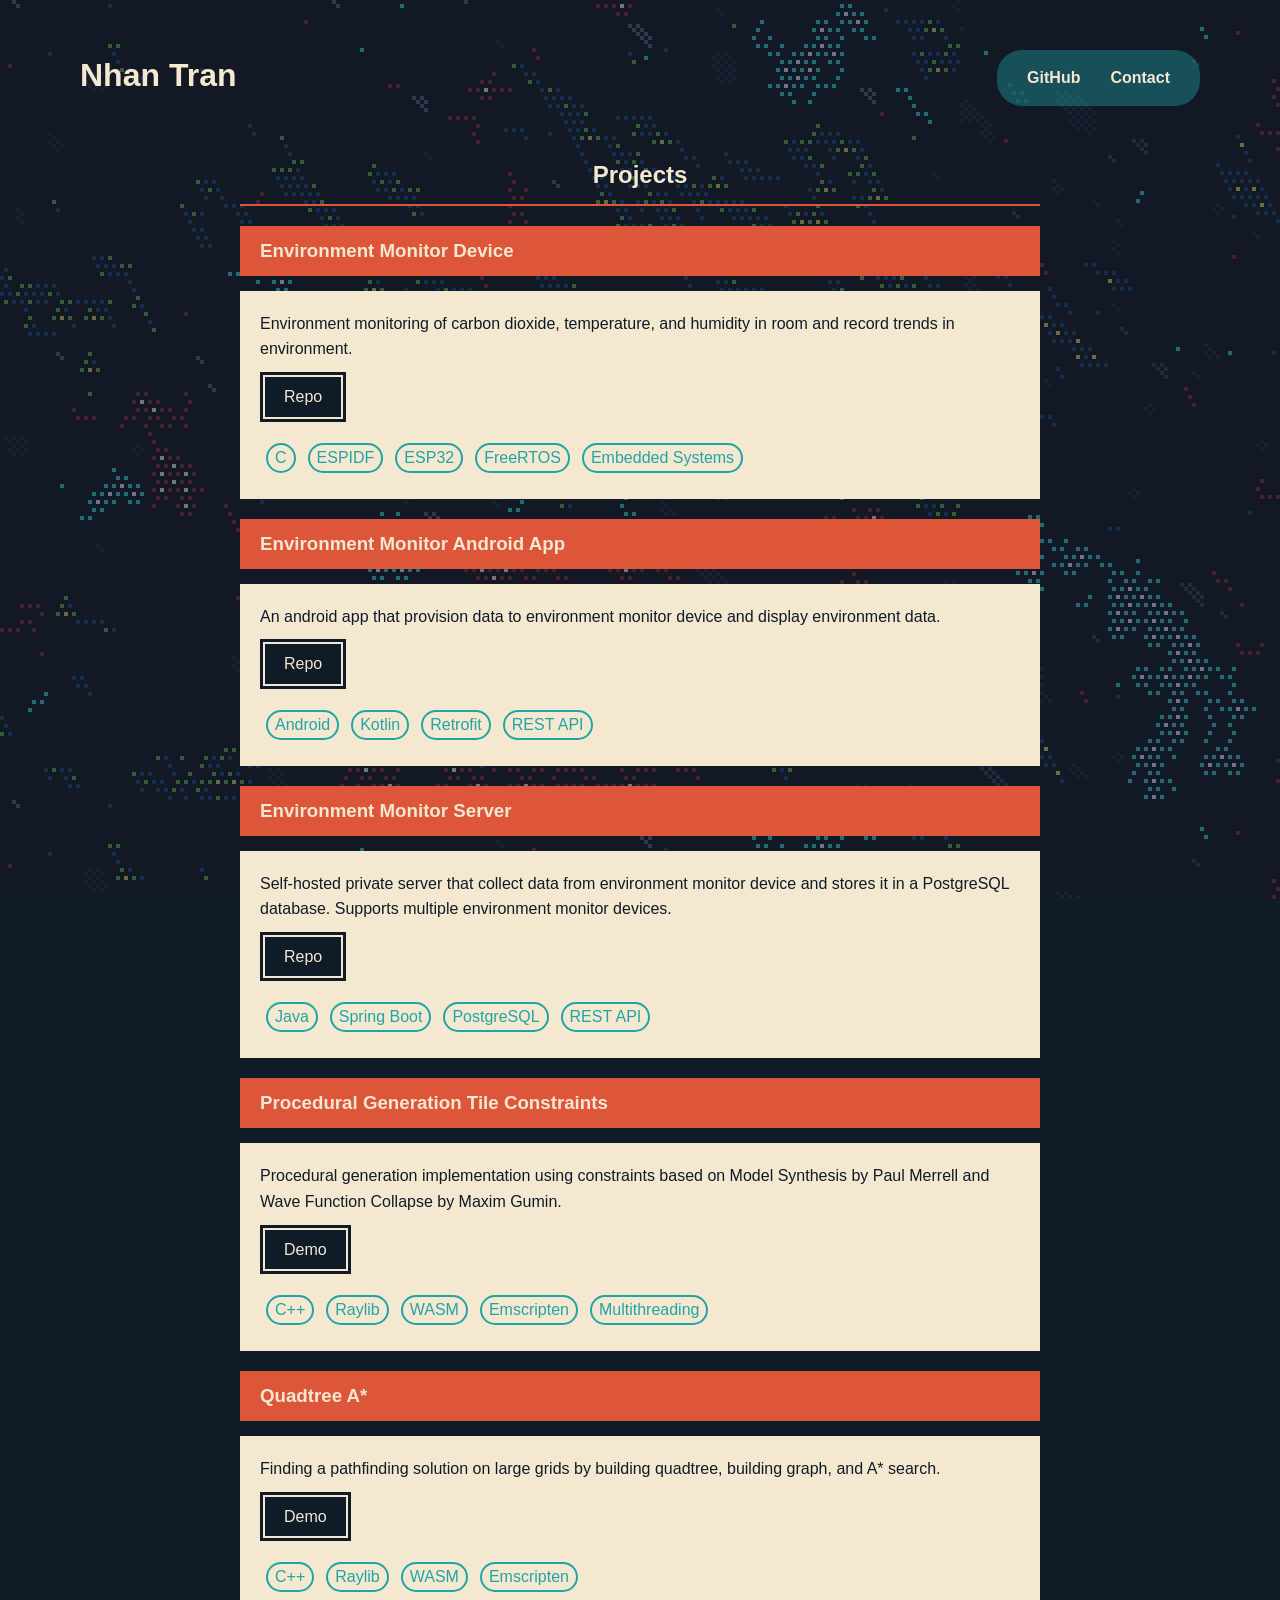
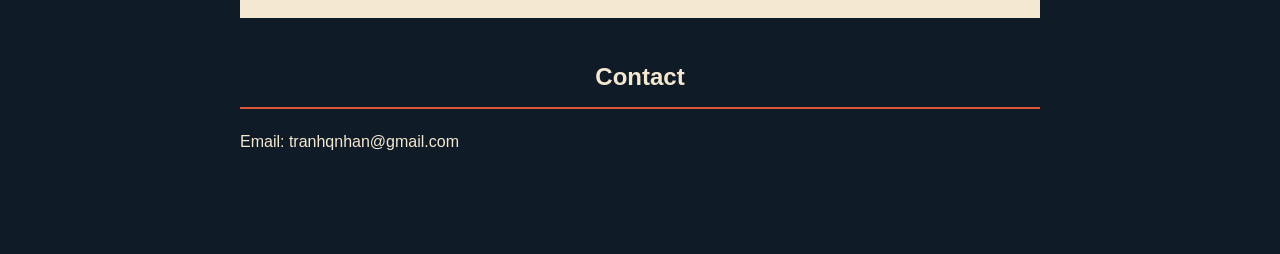
<file: index.html>
<!DOCTYPE html>
<html lang="en">
<head>
  <meta charset="UTF-8">
  <link rel="icon" type="image/x-icon" href="assets/favicon.ico">
  <title>Nhan Tran | Portfolio</title>
  <meta name="viewport" content="width=device-width, initial-scale=1.0">
  <link rel="stylesheet" href="src/css/styles.css?v=4"> 

</head>

<body>

<header>
  <h1>Nhan Tran</h1>
  <nav>
    <a href="https://github.com/tranqnhan/"><b>GitHub</b></a>
    <a href="#contacts"><b>Contact</b></a>
  </nav>
</header>

<div class="mainContent">
  <section>
    <h2>Projects</h2>
    <div id="projects">
    

    <div class="project" style="--index: 0">
        
        <h3>Environment Monitor Device</h3>
    
        <div class="projectContent">
            <p>Environment monitoring of carbon dioxide, temperature, and humidity in room and record trends in environment.</p>
            
            <div style="display:flex; flex-direction: row; gap: 20px;">
                
                
                
                    <a href=https://github.com/tranqnhan/ENVIRONMENT-MONITOR-ESP32>Repo</a>
                
            </div>
           
            <div class="tags">
                
                    <div class="tag">C</div>
                
                    <div class="tag">ESPIDF</div>
                
                    <div class="tag">ESP32</div>
                
                    <div class="tag">FreeRTOS</div>
                
                    <div class="tag">Embedded Systems</div>
                
            </div>
        </div>
    </div>

    

    <div class="project" style="--index: 1">
        
        <h3>Environment Monitor Android App</h3>
    
        <div class="projectContent">
            <p>An android app that provision data to environment monitor device and display environment data.</p>
            
            <div style="display:flex; flex-direction: row; gap: 20px;">
                
                
                
                    <a href=https://github.com/tranqnhan/ENVIRONMENT-MONITOR-ANDROID>Repo</a>
                
            </div>
           
            <div class="tags">
                
                    <div class="tag">Android</div>
                
                    <div class="tag">Kotlin</div>
                
                    <div class="tag">Retrofit</div>
                
                    <div class="tag">REST API</div>
                
            </div>
        </div>
    </div>

    

    <div class="project" style="--index: 2">
        
        <h3>Environment Monitor Server</h3>
    
        <div class="projectContent">
            <p>Self-hosted private server that collect data from environment monitor device and stores it in a PostgreSQL database. Supports multiple environment monitor devices.</p>
            
            <div style="display:flex; flex-direction: row; gap: 20px;">
                
                
                
                    <a href=https://github.com/tranqnhan/ENVIRONMENT-MONITOR-SERVER>Repo</a>
                
            </div>
           
            <div class="tags">
                
                    <div class="tag">Java</div>
                
                    <div class="tag">Spring Boot</div>
                
                    <div class="tag">PostgreSQL</div>
                
                    <div class="tag">REST API</div>
                
            </div>
        </div>
    </div>

    

    <div class="project" style="--index: 3">
        
        <h3>Procedural Generation Tile Constraints</h3>
    
        <div class="projectContent">
            <p>Procedural generation implementation using constraints based on Model Synthesis by Paul Merrell and Wave Function Collapse by Maxim Gumin.</p>
            
            <div style="display:flex; flex-direction: row; gap: 20px;">
                
                    <a href=https://pgtc.tranhqnhan.org>Demo</a>
                
                
                
            </div>
           
            <div class="tags">
                
                    <div class="tag">C++</div>
                
                    <div class="tag">Raylib</div>
                
                    <div class="tag">WASM</div>
                
                    <div class="tag">Emscripten</div>
                
                    <div class="tag">Multithreading</div>
                
            </div>
        </div>
    </div>

    

    <div class="project" style="--index: 4">
        
        <h3>Quadtree A*</h3>
    
        <div class="projectContent">
            <p>Finding a pathfinding solution on large grids by building quadtree, building graph, and A* search.</p>
            
            <div style="display:flex; flex-direction: row; gap: 20px;">
                
                    <a href=https://qtas.tranhqnhan.org>Demo</a>
                
                
                
            </div>
           
            <div class="tags">
                
                    <div class="tag">C++</div>
                
                    <div class="tag">Raylib</div>
                
                    <div class="tag">WASM</div>
                
                    <div class="tag">Emscripten</div>
                
            </div>
        </div>
    </div>

    
</div>
  </section>

  <section id="contacts">
    <h2>Contact</h2>
    <p>Email: tranhqnhan@gmail.com</p>
  </section>
</div>


</body>
</html>
</file>
<file: src/css/styles.css>
:root {
  --color-black: #0f1b26;
  --color-red: #dd5639;
  --color-blue: #20a5a6;
  --color-white: #f5e8d1;
}

body {
    font-family: Arial, sans-serif;
    margin: 0;
    line-height: 1.6;
    background: var(--color-black);
    color: var(--color-white);
    margin-bottom: 100px;
}

body::before {
    content: "";
    position: fixed;
    inset: 0;
    background-image: url("../../assets/image1.jpg");
    background-size: auto;
    background-repeat: repeat;
    animation: slide-bg 120s linear infinite;
    opacity: 0.4;
    z-index: -1;
    pointer-events: none;
}


header {
    color: var(--color-white);
    display: flex;
    flex-direction: row;
    margin: 40px;
    padding-left: 40px;
    padding-right: 40px;
    padding-top: 10px;
    padding-bottom: 10px;

    h1 {
        margin: 0;
        flex: 1;
    }

    nav {
        background: rgb(from var(--color-blue) r g b / 0.4);
        box-shadow: 0 0 0 rgba(0, 0, 0, 0);
        transition: 
            background 0.3s ease,
            box-shadow 0.3s ease;

        border-radius: 25px;
        display: flex;
        flex-direction: row;
        justify-content: flex-end;
        align-items: center;
        padding: 15px;


        
        a {            
            color: var(--color-white);
            margin: 0 15px;
            position: relative;
            text-decoration: none;
        }

        a::after {
            content: "";
            position: absolute;
            left: 50%;
            transform: translateX(-50%);
            bottom: -5px;
            width: 0;
            height: 3px;
            background: var(--color-red);
            transition: width 0.3s ease;
        }

        a:hover::after {
            width: 100%;
        }
    }

    nav:hover {
        background: rgb(from var(--color-blue) r g b / 0.8);
        box-shadow: 0 10px 50px rgb(from var(--color-blue) r g b / 0.5);
    }
}

section {
    margin-bottom: 40px;
}

h2 {
    display: flex;
    justify-content: center;
    border-bottom: 2px solid var(--color-red);
    padding-bottom: 10px;
}

a {
    color: var(--color-white);
}

.mainContent {
    flex: 0 0 50%;
    max-width: 800px;
    margin: auto;
}

#projects {
    display: flex;
    flex-direction: column;
    gap: 20px;
}

.project {
    --sep-margin: 10px;
    opacity: 0;
    animation: fadeIn 2s ease forwards;
    animation-delay: calc(var(--index) * 1000ms);

    h3 {
        padding: 10px;
        padding-left: 20px;
        margin-top: 0px;
        margin-bottom: calc(var(--sep-margin) + 5px);
        color: var(--color-white);
        background-color: var(--color-red);
    }
}

@keyframes fadeIn {
    from {
        opacity: 0;
    }
    to {
        opacity: 1;
    }
}

@media (prefers-reduced-motion: reduce) {
    .project {
        animation: none;
        opacity: 1;
        transform: none;
    }
}

.projectContent {
    background: var(--color-white);
    padding: 20px;
    color: var(--color-black);

    --sep-margin: 10px;
    
    p {
        margin-top: 0;
        margin-bottom: var(--sep-margin);
    }

    a {
        display: inline-block;
        padding: 12px 24px;
        background: var(--color-black);
        color: var(--color-white);
        text-decoration: none;
        margin-bottom: calc(var(--sep-margin) + 5px);
        outline: 2px solid var(--color-white);
        outline-offset: -5px;
        transition: background 0.2s ease, transform 0.15s ease;

    }

    a:hover {
        background: var(--color-red);
        transform: scale(1.05);
    }
}


.tags {  
    display: flex;
    flex-wrap: wrap;
}


.tag {
    padding: 15px;
    border-radius: 50px;
    color: var(--color-blue);  
    
    font-size: 16px;
    line-height: 12px;
    
    outline: 2px solid var(--color-blue);
    outline-offset: -8px;
}

@keyframes slide-bg {
    from {
        background-position: 0 0;
    }
    to {
        background-position: -1920px 0;
    }
}
</file>
